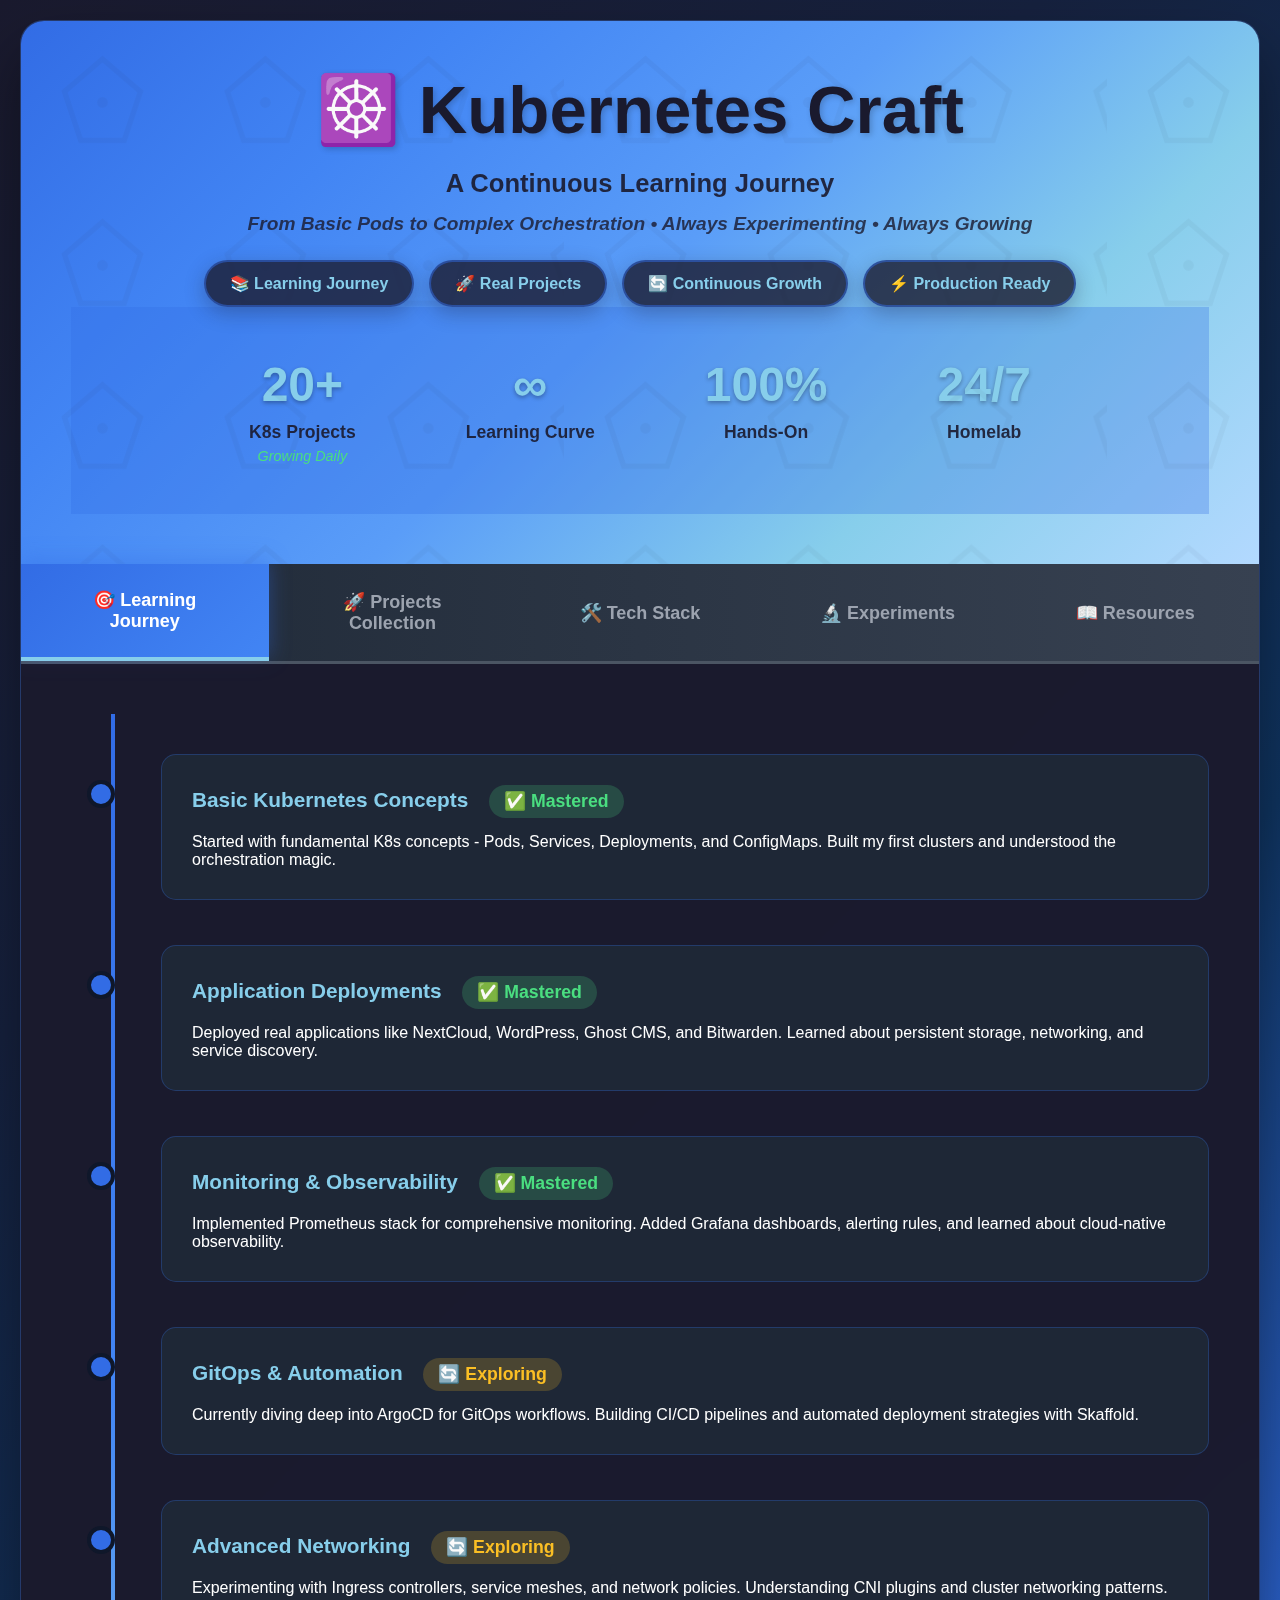
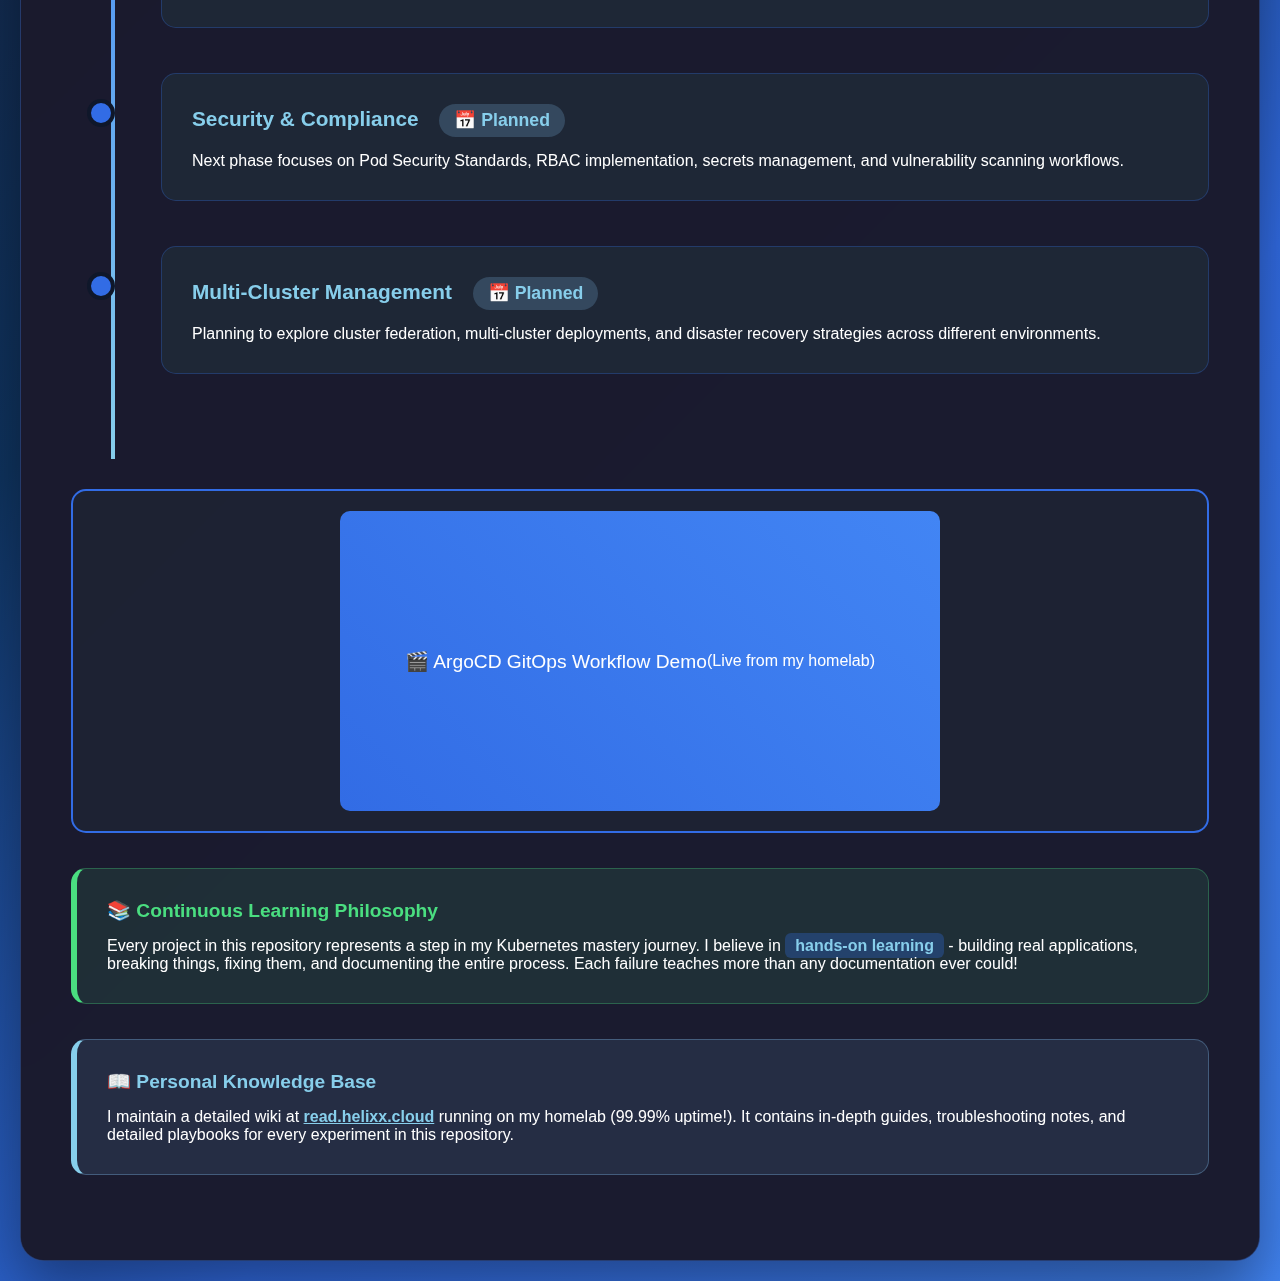
<file: docs/index.html>
<!DOCTYPE html>
<html lang="en">
<head>
    <meta charset="UTF-8">
    <meta name="viewport" content="width=device-width, initial-scale=1.0">
    <title>Kubernetes Craft - Learning Journey</title>
    <style>
        * {
            margin: 0;
            padding: 0;
            box-sizing: border-box;
        }

        body {
            font-family: 'Inter', 'Segoe UI', -apple-system, BlinkMacSystemFont, sans-serif;
            background: linear-gradient(135deg, #1a1a2e 0%, #16213e 25%, #0f3460 50%, #326ce5 75%, #4285f4 100%);
            min-height: 100vh;
            padding: 20px;
            color: #ffffff;
        }

        .container {
            max-width: 1500px;
            margin: 0 auto;
            background: rgba(26, 26, 46, 0.95);
            border-radius: 24px;
            box-shadow: 0 30px 60px rgba(0,0,0,0.4);
            overflow: hidden;
            backdrop-filter: blur(20px);
            border: 1px solid rgba(66, 133, 244, 0.3);
        }

        .header {
            background: linear-gradient(135deg, #326ce5 0%, #4285f4 25%, #5a9df8 50%, #87ceeb 75%, #b3d9ff 100%);
            color: #1a1a2e;
            padding: 50px;
            text-align: center;
            position: relative;
            overflow: hidden;
        }

        .header::before {
            content: '';
            position: absolute;
            top: 0;
            left: 0;
            right: 0;
            bottom: 0;
            background: url('data:image/svg+xml,<svg xmlns="http://www.w3.org/2000/svg" viewBox="0 0 100 100"><defs><pattern id="k8s" width="30" height="30" patternUnits="userSpaceOnUse"><g transform="translate(15,15)"><path d="M0,-8 L7,-2 L4,7 L-4,7 L-7,-2 Z" fill="none" stroke="rgba(26,26,46,0.1)" stroke-width="1"/><circle cx="0" cy="0" r="1" fill="rgba(26,26,46,0.1)"/></g></pattern></defs><rect width="100" height="100" fill="url(%23k8s)"/></svg>');
            opacity: 0.4;
        }

        .header-content {
            position: relative;
            z-index: 1;
        }

        .header h1 {
            font-size: 4.2em;
            margin-bottom: 20px;
            text-shadow: 2px 2px 6px rgba(0,0,0,0.2);
            font-weight: 900;
        }

        .header p {
            font-size: 1.6em;
            opacity: 0.9;
            margin-bottom: 15px;
            font-weight: 600;
        }

        .header .subtitle {
            font-size: 1.2em;
            opacity: 0.8;
            font-style: italic;
            margin-bottom: 25px;
        }

        .journey-badges {
            display: flex;
            justify-content: center;
            flex-wrap: wrap;
            gap: 15px;
            margin-top: 20px;
        }

        .journey-badge {
            background: rgba(26, 26, 46, 0.8);
            color: #87ceeb;
            padding: 12px 24px;
            border-radius: 30px;
            font-size: 1em;
            font-weight: 700;
            animation: float 4s ease-in-out infinite;
            box-shadow: 0 6px 20px rgba(26, 26, 46, 0.3);
            border: 2px solid rgba(50, 108, 229, 0.5);
        }

        @keyframes float {
            0%, 100% { transform: translateY(0px); }
            50% { transform: translateY(-8px); }
        }

        .journey-badge:nth-child(1) { animation-delay: 0s; }
        .journey-badge:nth-child(2) { animation-delay: 0.5s; }
        .journey-badge:nth-child(3) { animation-delay: 1s; }
        .journey-badge:nth-child(4) { animation-delay: 1.5s; }

        .stats-bar {
            background: rgba(50, 108, 229, 0.3);
            padding: 30px;
            display: flex;
            justify-content: center;
            gap: 70px;
            flex-wrap: wrap;
        }

        .stat-item {
            text-align: center;
            padding: 20px;
        }

        .stat-number {
            font-size: 3em;
            font-weight: bold;
            color: #87ceeb;
            display: block;
            text-shadow: 0 2px 4px rgba(0,0,0,0.3);
        }

        .stat-label {
            font-size: 1.1em;
            opacity: 0.9;
            margin-top: 10px;
            font-weight: 600;
        }

        .growing-indicator {
            color: #4ade80;
            font-size: 0.9em;
            font-style: italic;
            margin-top: 5px;
        }

        .tabs {
            display: flex;
            background: linear-gradient(90deg, #1f2937 0%, #374151 100%);
            border-bottom: 3px solid #4b5563;
        }

        .tab {
            flex: 1;
            padding: 25px 35px;
            text-align: center;
            cursor: pointer;
            background: transparent;
            border: none;
            font-size: 18px;
            font-weight: 700;
            color: #9ca3af;
            transition: all 0.4s ease;
            position: relative;
            font-family: inherit;
        }

        .tab.active {
            background: linear-gradient(135deg, #326ce5 0%, #4285f4 100%);
            color: #ffffff;
            border-bottom: 4px solid #87ceeb;
            box-shadow: 0 -4px 20px rgba(50, 108, 229, 0.4);
        }

        .tab:hover:not(.active) {
            background: #4b5563;
            color: #f3f4f6;
        }

        .content {
            min-height: 800px;
            position: relative;
            background: rgba(26, 26, 46, 0.8);
        }

        .tab-content {
            display: none;
            padding: 50px;
            animation: slideIn 0.8s ease;
        }

        .tab-content.active {
            display: block;
        }

        @keyframes slideIn {
            from { opacity: 0; transform: translateY(50px); }
            to { opacity: 1; transform: translateY(0); }
        }

        /* Project Grid */
        .project-grid {
            display: grid;
            grid-template-columns: repeat(auto-fit, minmax(350px, 1fr));
            gap: 30px;
            margin-bottom: 40px;
        }

        .project-category {
            background: rgba(31, 41, 55, 0.9);
            border-radius: 16px;
            padding: 30px;
            border-left: 6px solid #326ce5;
            transition: all 0.4s ease;
            border: 1px solid rgba(50, 108, 229, 0.3);
            position: relative;
            overflow: hidden;
        }

        .project-category::before {
            content: '';
            position: absolute;
            top: 0;
            right: 0;
            width: 50px;
            height: 50px;
            background: radial-gradient(circle, rgba(50, 108, 229, 0.2) 0%, transparent 70%);
        }

        .project-category:hover {
            transform: translateY(-12px) scale(1.02);
            background: rgba(31, 41, 55, 1);
            box-shadow: 0 25px 50px rgba(50, 108, 229, 0.3);
            border-left-color: #87ceeb;
        }

        .project-category h3 {
            color: #87ceeb;
            margin-bottom: 20px;
            font-size: 1.5em;
            display: flex;
            align-items: center;
            gap: 15px;
            font-weight: 800;
        }

        .project-category p {
            color: #d1d5db;
            line-height: 1.8;
            margin-bottom: 20px;
            font-size: 1.05em;
        }

        .project-list {
            list-style: none;
            padding: 0;
        }

        .project-list li {
            color: #f3f4f6;
            padding: 10px 0;
            padding-left: 30px;
            position: relative;
            font-size: 1em;
            border-bottom: 1px solid rgba(75, 85, 99, 0.3);
        }

        .project-list li:last-child {
            border-bottom: none;
        }

        .project-list li::before {
            content: "⚙️";
            position: absolute;
            left: 0;
            color: #326ce5;
            font-size: 1.1em;
            animation: spin 8s linear infinite;
        }

        @keyframes spin {
            from { transform: rotate(0deg); }
            to { transform: rotate(360deg); }
        }

        /* Kubernetes Workflow Demo */
        .k8s-terminal {
            background: #0f172a;
            border-radius: 16px;
            padding: 30px;
            margin: 35px 0;
            border: 2px solid #326ce5;
            font-family: 'SF Mono', 'Fira Code', monospace;
            position: relative;
            box-shadow: 0 15px 35px rgba(0,0,0,0.4);
        }

        .k8s-header {
            display: flex;
            align-items: center;
            margin-bottom: 25px;
            padding-bottom: 20px;
            border-bottom: 1px solid #374151;
        }

        .k8s-buttons {
            display: flex;
            gap: 12px;
        }

        .k8s-button {
            width: 18px;
            height: 18px;
            border-radius: 50%;
        }

        .close { background: #ef4444; }
        .minimize { background: #f59e0b; }
        .maximize { background: #10b981; }

        .k8s-title {
            margin-left: 25px;
            color: #9ca3af;
            font-size: 1.1em;
            font-weight: 700;
        }

        .k8s-line {
            display: flex;
            margin: 15px 0;
            align-items: center;
        }

        .prompt {
            color: #326ce5;
            margin-right: 15px;
            font-weight: 700;
            font-size: 1.1em;
        }

        .command {
            color: #87ceeb;
            font-weight: 600;
        }

        .output {
            color: #d1d5db;
            margin-left: 25px;
            font-style: italic;
        }

        .success {
            color: #4ade80;
            font-weight: 600;
        }

        .warning {
            color: #fbbf24;
        }

        /* Learning Journey Timeline */
        .journey-timeline {
            position: relative;
            padding: 40px 0;
        }

        .journey-timeline::before {
            content: '';
            position: absolute;
            left: 40px;
            top: 0;
            bottom: 0;
            width: 4px;
            background: linear-gradient(180deg, #326ce5, #4285f4, #87ceeb);
        }

        .journey-milestone {
            position: relative;
            margin-left: 90px;
            margin-bottom: 45px;
            background: rgba(31, 41, 55, 0.9);
            border-radius: 15px;
            padding: 30px;
            border: 1px solid rgba(50, 108, 229, 0.3);
        }

        .journey-milestone::before {
            content: '';
            position: absolute;
            left: -75px;
            top: 25px;
            width: 20px;
            height: 20px;
            background: #326ce5;
            border-radius: 50%;
            border: 4px solid #0f172a;
            animation: pulse 2s infinite;
        }

        .journey-milestone h4 {
            color: #87ceeb;
            margin-bottom: 15px;
            font-size: 1.3em;
            font-weight: 700;
        }

        .journey-status {
            display: inline-block;
            padding: 6px 15px;
            border-radius: 20px;
            font-size: 0.85em;
            font-weight: 700;
            margin-left: 15px;
        }

        .status-mastered {
            background: rgba(74, 222, 128, 0.2);
            color: #4ade80;
        }

        .status-exploring {
            background: rgba(251, 191, 36, 0.2);
            color: #fbbf24;
        }

        .status-planning {
            background: rgba(139, 206, 255, 0.2);
            color: #87ceeb;
        }

        /* Tech Stack Display */
        .tech-stack {
            display: grid;
            grid-template-columns: repeat(auto-fit, minmax(280px, 1fr));
            gap: 25px;
            margin: 35px 0;
        }

        .tech-card {
            background: rgba(31, 41, 55, 0.9);
            border-radius: 15px;
            padding: 25px;
            border: 1px solid rgba(50, 108, 229, 0.3);
            transition: all 0.3s ease;
            text-align: center;
        }

        .tech-card:hover {
            background: rgba(31, 41, 55, 1);
            border-color: #326ce5;
            transform: translateY(-8px);
        }

        .tech-card h4 {
            color: #87ceeb;
            margin-bottom: 15px;
            font-size: 1.2em;
            font-weight: 700;
        }

        .tech-icons {
            display: flex;
            justify-content: center;
            flex-wrap: wrap;
            gap: 12px;
            margin-top: 15px;
        }

        .tech-icon {
            background: rgba(50, 108, 229, 0.2);
            color: #87ceeb;
            padding: 8px 15px;
            border-radius: 15px;
            font-size: 0.9em;
            font-weight: 600;
            border: 1px solid rgba(50, 108, 229, 0.3);
        }

        .upcoming-icon {
            background: rgba(251, 191, 36, 0.2);
            color: #fbbf24;
            border-color: rgba(251, 191, 36, 0.3);
            animation: pulse 3s infinite;
        }

        /* Info Boxes */
        .info-box {
            background: rgba(50, 108, 229, 0.1);
            border: 1px solid rgba(50, 108, 229, 0.3);
            border-radius: 15px;
            padding: 30px;
            margin: 35px 0;
            border-left: 6px solid #326ce5;
        }

        .info-box h4 {
            color: #87ceeb;
            margin-bottom: 15px;
            display: flex;
            align-items: center;
            gap: 12px;
            font-size: 1.2em;
        }

        .learning-box {
            background: rgba(74, 222, 128, 0.1);
            border: 1px solid rgba(74, 222, 128, 0.3);
            border-radius: 15px;
            padding: 30px;
            margin: 35px 0;
            border-left: 6px solid #4ade80;
        }

        .learning-box h4 {
            color: #4ade80;
            margin-bottom: 15px;
            display: flex;
            align-items: center;
            gap: 12px;
            font-size: 1.2em;
        }

        .wiki-box {
            background: rgba(139, 206, 255, 0.1);
            border: 1px solid rgba(139, 206, 255, 0.3);
            border-radius: 15px;
            padding: 30px;
            margin: 35px 0;
            border-left: 6px solid #87ceeb;
        }

        .wiki-box h4 {
            color: #87ceeb;
            margin-bottom: 15px;
            display: flex;
            align-items: center;
            gap: 12px;
            font-size: 1.2em;
        }

        /* Code Blocks */
        .code-block {
            background: #0f172a;
            border-radius: 12px;
            padding: 25px;
            margin: 25px 0;
            font-family: 'SF Mono', 'Fira Code', monospace;
            color: #326ce5;
            border: 1px solid #374151;
            overflow-x: auto;
            position: relative;
        }

        .code-block::before {
            content: "kubectl ";
            color: #87ceeb;
            font-weight: bold;
        }

        .copy-btn {
            position: absolute;
            top: 15px;
            right: 15px;
            background: #1f2937;
            color: #9ca3af;
            border: 1px solid #4b5563;
            padding: 8px 15px;
            border-radius: 8px;
            cursor: pointer;
            font-size: 0.9em;
            transition: all 0.3s ease;
            font-family: inherit;
        }

        .copy-btn:hover {
            background: #374151;
            color: #f3f4f6;
            border-color: #326ce5;
        }

        /* Responsive Design */
        @media (max-width: 768px) {
            .project-grid, .tech-stack {
                grid-template-columns: 1fr;
            }

            .tabs {
                flex-direction: column;
            }

            .header h1 {
                font-size: 3em;
            }

            .stats-bar {
                gap: 50px;
            }

            .k8s-line {
                flex-direction: column;
                align-items: flex-start;
            }

            .output {
                margin-left: 0;
                margin-top: 8px;
            }

            .journey-milestone {
                margin-left: 60px;
            }

            .journey-timeline::before {
                left: 25px;
            }

            .journey-milestone::before {
                left: -45px;
            }

            .journey-badges {
                flex-direction: column;
                align-items: center;
            }
        }

        .highlight {
            background: rgba(50, 108, 229, 0.3);
            padding: 4px 10px;
            border-radius: 6px;
            color: #87ceeb;
            font-weight: 700;
        }

        .gif-container {
            text-align: center;
            margin: 30px 0;
            padding: 20px;
            background: rgba(31, 41, 55, 0.5);
            border-radius: 15px;
            border: 2px solid #326ce5;
        }

        .gif-placeholder {
            width: 100%;
            max-width: 600px;
            height: 300px;
            background: linear-gradient(45deg, #326ce5, #4285f4);
            border-radius: 10px;
            display: flex;
            align-items: center;
            justify-content: center;
            font-size: 1.2em;
            color: white;
            margin: 0 auto;
        }

        .project-count {
            background: rgba(74, 222, 128, 0.2);
            color: #4ade80;
            padding: 4px 12px;
            border-radius: 15px;
            font-size: 0.8em;
            font-weight: 700;
            margin-left: 10px;
        }
    </style>
</head>
<body>
    <div class="container">
        <div class="header">
            <div class="header-content">
                <h1>☸️ Kubernetes Craft</h1>
                <p>A Continuous Learning Journey</p>
                <p class="subtitle">From Basic Pods to Complex Orchestration • Always Experimenting • Always Growing</p>
                <div class="journey-badges">
                    <span class="journey-badge">📚 Learning Journey</span>
                    <span class="journey-badge">🚀 Real Projects</span>
                    <span class="journey-badge">🔄 Continuous Growth</span>
                    <span class="journey-badge">⚡ Production Ready</span>
                </div>
            </div>
            <div class="stats-bar">
                <div class="stat-item">
                    <span class="stat-number">20+</span>
                    <div class="stat-label">K8s Projects</div>
                    <div class="growing-indicator">Growing Daily</div>
                </div>
                <div class="stat-item">
                    <span class="stat-number">∞</span>
                    <div class="stat-label">Learning Curve</div>
                </div>
                <div class="stat-item">
                    <span class="stat-number">100%</span>
                    <div class="stat-label">Hands-On</div>
                </div>
                <div class="stat-item">
                    <span class="stat-number">24/7</span>
                    <div class="stat-label">Homelab</div>
                </div>
            </div>
        </div>

        <div class="tabs">
            <button class="tab active" onclick="showTab('journey')">🎯 Learning Journey</button>
            <button class="tab" onclick="showTab('projects')">🚀 Projects Collection</button>
            <button class="tab" onclick="showTab('stack')">🛠️ Tech Stack</button>
            <button class="tab" onclick="showTab('experiments')">🔬 Experiments</button>
            <button class="tab" onclick="showTab('resources')">📖 Resources</button>
        </div>

        <div class="content">
            <!-- Learning Journey Tab -->
            <div class="tab-content active" id="journey">
                <div class="journey-timeline">
                    <div class="journey-milestone">
                        <h4>Basic Kubernetes Concepts <span class="journey-status status-mastered">✅ Mastered</span></h4>
                        <p>Started with fundamental K8s concepts - Pods, Services, Deployments, and ConfigMaps. Built my first clusters and understood the orchestration magic.</p>
                    </div>

                    <div class="journey-milestone">
                        <h4>Application Deployments <span class="journey-status status-mastered">✅ Mastered</span></h4>
                        <p>Deployed real applications like NextCloud, WordPress, Ghost CMS, and Bitwarden. Learned about persistent storage, networking, and service discovery.</p>
                    </div>

                    <div class="journey-milestone">
                        <h4>Monitoring & Observability <span class="journey-status status-mastered">✅ Mastered</span></h4>
                        <p>Implemented Prometheus stack for comprehensive monitoring. Added Grafana dashboards, alerting rules, and learned about cloud-native observability.</p>
                    </div>

                    <div class="journey-milestone">
                        <h4>GitOps & Automation <span class="journey-status status-exploring">🔄 Exploring</span></h4>
                        <p>Currently diving deep into ArgoCD for GitOps workflows. Building CI/CD pipelines and automated deployment strategies with Skaffold.</p>
                    </div>

                    <div class="journey-milestone">
                        <h4>Advanced Networking <span class="journey-status status-exploring">🔄 Exploring</span></h4>
                        <p>Experimenting with Ingress controllers, service meshes, and network policies. Understanding CNI plugins and cluster networking patterns.</p>
                    </div>

                    <div class="journey-milestone">
                        <h4>Security & Compliance <span class="journey-status status-planning">📅 Planned</span></h4>
                        <p>Next phase focuses on Pod Security Standards, RBAC implementation, secrets management, and vulnerability scanning workflows.</p>
                    </div>

                    <div class="journey-milestone">
                        <h4>Multi-Cluster Management <span class="journey-status status-planning">📅 Planned</span></h4>
                        <p>Planning to explore cluster federation, multi-cluster deployments, and disaster recovery strategies across different environments.</p>
                    </div>
                </div>

                <div class="gif-container">
                    <div class="gif-placeholder">
                        🎬 ArgoCD GitOps Workflow Demo<br>
                        <small>(Live from my homelab)</small>
                    </div>
                </div>

                <div class="learning-box">
                    <h4>📚 Continuous Learning Philosophy</h4>
                    <p>Every project in this repository represents a step in my Kubernetes mastery journey. I believe in <span class="highlight">hands-on learning</span> - building real applications, breaking things, fixing them, and documenting the entire process. Each failure teaches more than any documentation ever could!</p>
                </div>

                <div class="wiki-box">
                    <h4>📖 Personal Knowledge Base</h4>
                    <p>I maintain a detailed wiki at <strong><a href="https://read.helixx.cloud/" style="color: #87ceeb;">read.helixx.cloud</a></strong> running on my homelab (99.99% uptime!). It contains in-depth guides, troubleshooting notes, and detailed playbooks for every experiment in this repository.</p>
                </div>
            </div>

            <!-- Projects Collection Tab -->
            <div class="tab-content" id="projects">
                <div class="project-grid">
                    <div class="project-category">
                        <h3>🌐 Web Applications <span class="project-count">6 Projects</span></h3>
                        <p>Production-ready web applications deployed with persistent storage, proper networking, and monitoring.</p>
                        <ul class="project-list">
                            <li><strong>NextCloud</strong> - Personal cloud storage with PostgreSQL backend</li>
                            <li><strong>WordPress</strong> - Content management with MySQL and Redis caching</li>
                            <li><strong>Ghost CMS</strong> - Modern publishing platform with SQLite</li>
                            <li><strong>Nginx-App</strong> - Custom web application with reverse proxy</li>
                            <li><strong>FreshRSS</strong> - Self-hosted RSS aggregator</li>
                            <li><strong>Pi-hole</strong> - Network-wide ad blocking DNS server</li>
                        </ul>
                    </div>

                    <div class="project-category">
                        <h3>🔐 Security & Tools <span class="project-count">4 Projects</span></h3>
                        <p>Security-focused applications and developer tools for enhanced productivity and protection.</p>
                        <ul class="project-list">
                            <li><strong>Bitwarden</strong> - Password manager with HA configuration</li>
                            <li><strong>WireGuard</strong> - VPN server for secure remote access</li>
                            <li><strong>Shiori Bookmarks</strong> - Bookmark manager with full-text search</li>
                            <li><strong>Joplin</strong> - Note-taking application with synchronization</li>
                        </ul>
                    </div>

                    <div class="project-category">
                        <h3>📊 Monitoring & Analytics <span class="project-count">3 Projects</span></h3>
                        <p>Comprehensive observability stack for cluster monitoring, logging, and performance analysis.</p>
                        <ul class="project-list">
                            <li><strong>Prometheus Stack</strong> - Complete monitoring with Grafana dashboards</li>
                            <li><strong>Splunk</strong> - Log aggregation and security information management</li>
                            <li><strong>MetalLB</strong> - Load balancer for bare-metal clusters</li>
                        </ul>
                    </div>

                    <div class="project-category">
                        <h3>🚀 DevOps & Automation <span class="project-count">5 Projects</span></h3>
                        <p>GitOps workflows, CI/CD pipelines, and infrastructure automation tools.</p>
                        <ul class="project-list">
                            <li><strong>Skaffold Deployments</strong> - Development workflow automation</li>
                            <li><strong>K3s Setup</strong> - Lightweight Kubernetes installation scripts</li>
                            <li><strong>K3s Updates</strong> - Automated cluster upgrade procedures</li>
                            <li><strong>Cluster Setup</strong> - Multi-node cluster bootstrapping</li>
                            <li><strong>HPA Templates</strong> - Horizontal Pod Autoscaler configurations</li>
                        </ul>
                    </div>

                    <div class="project-category">
                        <h3>🔬 Experimental Projects <span class="project-count">∞ Growing</span></h3>
                        <p>Cutting-edge technologies and proof-of-concept implementations for learning and testing.</p>
                        <ul class="project-list">
                            <li><strong>ArgoCD GitOps</strong> - Declarative application delivery</li>
                            <li><strong>Service Mesh</strong> - Istio/Linkerd experimentation</li>
                            <li><strong>Chaos Engineering</strong> - Resilience testing frameworks</li>
                            <li><strong>Multi-Cluster</strong> - Federation and cross-cluster communication</li>
                        </ul>
                    </div>

                    <div class="project-category">
                        <h3>🔧 Utilities & Scripts <span class="project-count">Multiple</span></h3>
                        <p>Helper scripts, utilities, and automation tools that make Kubernetes management easier.</p>
                        <ul class="project-list">
                            <li><strong>Installation Scripts</strong> - Automated setup procedures</li>
                            <li><strong>Backup Solutions</strong> - Persistent data protection</li>
                            <li><strong>Health Checks</strong> - Cluster monitoring utilities</li>
                            <li><strong>Debug Tools</strong> - Troubleshooting and diagnostics</li>
                        </ul>
                    </div>
                </div>

                <div class="k8s-terminal">
                    <div class="k8s-header">
                        <div class="k8s-buttons">
                            <div class="k8s-button close"></div>
                            <div class="k8s-button minimize"></div>
                            <div class="k8s-button maximize"></div>
                        </div>
                        <div class="k8s-title">Latest Deployment Showcase</div>
                    </div>
                    <div class="k8s-line">
                        <span class="prompt">kubectl</span>
                        <span class="command">get deployments --all-namespaces</span>
                        <span class="output success">20+ applications running</span>
                    </div>
                    <div class="k8s-line">
                        <span class="prompt">kubectl</span>
                        <span class="command">top pods</span>
                        <span class="output">NextCloud: 45m CPU, 128Mi RAM</span>
                    </div>
                    <div class="k8s-line">
                        <span class="prompt">kubectl</span>
                        <span class="command">get pv</span>
                        <span class="output success">15 persistent volumes bound</span>
                    </div>
                    <div class="k8s-line">
                        <span class="prompt">kubectl</span>
                        <span class="command">get ingress</span>
                        <span class="output">Multiple apps exposed via NGINX</span>
                    </div>
                    <div class="k8s-line">
                        <span class="prompt">argocd</span>
                        <span class="command">app sync --all</span>
                        <span class="output success">All applications synchronized</span>
                    </div>
                </div>

                <div class="info-box">
                    <h4>🎯 Project Philosophy</h4>
                    <p>Each project serves a dual purpose: <strong>solving real problems</strong> and <strong>learning new concepts</strong>. I don't just deploy applications - I understand their architecture, optimize their performance, secure their communications, and monitor their health. Every deployment is a lesson in Kubernetes best practices.</p>
                </div>
            </div>

            <!-- Tech Stack Tab -->
            <div class="tab-content" id="stack">
                <div class="tech-stack">
                    <div class="tech-card">
                        <h4>🏗️ Orchestration</h4>
                        <p>Container orchestration and cluster management</p>
                        <div class="tech-icons">
                            <span class="tech-icon">K3s</span>
                            <span class="tech-icon">kubectl</span>
                            <span class="tech-icon">Helm</span>
                            <span class="upcoming-icon">K8s 1.29</span>
                        </div>
                    </div>

                    <div class="tech-card">
                        <h4>🚀 GitOps & CD</h4>
                        <p>Continuous delivery and declarative deployments</p>
                        <div class="tech-icons">
                            <span class="tech-icon">ArgoCD</span>
                            <span class="tech-icon">Skaffold</span>
                            <span class="upcoming-icon">FluxCD</span>
                            <span class="upcoming-icon">Tekton</span>
                        </div>
                    </div>

                    <div class="tech-card">
                        <h4>🌐 Networking</h4>
                        <p>Load balancing, ingress, and service mesh</p>
                        <div class="tech-icons">
                            <span class="tech-icon">MetalLB</span>
                            <span class="tech-icon">NGINX Ingress</span>
                            <span class="upcoming-icon">Istio</span>
                            <span class="upcoming-icon">Linkerd</span>
                        </div>
                    </div>

                    <div class="tech-card">
                        <h4>📊 Monitoring</h4>
                        <p>Observability, metrics, and alerting</p>
                        <div class="tech-icons">
                            <span class="tech-icon">Prometheus</span>
                            <span class="tech-icon">Grafana</span>
                            <span class="tech-icon">AlertManager</span>
                            <span class="upcoming-icon">Jaeger</span>
                        </div>
                    </div>

                    <div class="tech-card">
                        <h4>💾 Storage</h4>
                        <p>Persistent storage and data management</p>
                        <div class="tech-icons">
                            <span class="tech-icon">Local PV</span>
                            <span class="tech-icon">NFS</span>
                            <span class="upcoming-icon">Longhorn</span>
                            <span class="upcoming-icon">Rook-Ceph</span>
                        </div>
                    </div>

                    <div class="tech-card">
                        <h4>🔐 Security</h4>
                        <p>Authentication, authorization, and policy enforcement</p>
                        <div class="tech-icons">
                            <span class="tech-icon">RBAC</span>
                            <span class="upcoming-icon">OPA Gatekeeper</span>
                            <span class="upcoming-icon">Falco</span>
                            <span class="upcoming-icon">Vault</span>
                        </div>
                    </div>
                </div>

                <div class="k8s-terminal">
                    <div class="k8s-header">
                        <div class="k8s-buttons">
                            <div class="k8s-button close"></div>
                            <div class="k8s-button minimize"></div>
                            <div class="k8s-button maximize"></div>
                        </div>
                        <div class="k8s-title">Cluster Information</div>
                    </div>
                    <div class="k8s-line">
                        <span class="prompt">kubectl</span>
                        <span class="command">version --short</span>
                        <span class="output success">Client: v1.28.4, Server: v1.28.4+k3s1</span>
                    </div>
                    <div class="k8s-line">
                        <span class="prompt">kubectl</span>
                        <span class="command">get nodes -o wide</span>
                        <span class="output">3 nodes ready, K3s cluster</span>
                    </div>
                    <div class="k8s-line">
                        <span class="prompt">kubectl</span>
                        <span class="command">get namespaces</span>
                        <span class="output">monitoring, argocd, apps, ingress-nginx</span>
                    </div>
                    <div class="k8s-line">
                        <span class="prompt">helm</span>
                        <span class="command">list --all-namespaces</span>
                        <span class="output success">15 Helm releases deployed</span>
                    </div>
                </div>

                <div class="learning-box">
                    <h4>🎓 Technology Selection Criteria</h4>
                    <p>Every tool in my stack is chosen for <span class="highlight">learning value</span> and <span class="highlight">real-world applicability</span>. I prioritize cloud-native technologies that are widely adopted in production environments, ensuring my skills remain relevant and transferable.</p>
                </div>

                <div class="info-box">
                    <h4>🔄 Continuous Evolution</h4>
                    <p>My tech stack evolves with the Kubernetes ecosystem. As new technologies mature and become production-ready, I integrate them into my learning environment. The "upcoming" tools represent my next learning targets based on industry trends and community adoption.</p>
                </div>
            </div>

            <!-- Experiments Tab -->
            <div class="tab-content" id="experiments">
                <div class="project-grid">
                    <div class="project-category">
                        <h3>🧪 Current Experiments</h3>
                        <p>Active research and testing of cutting-edge Kubernetes technologies.</p>
                        <ul class="project-list">
                            <li><strong>ArgoCD ApplicationSets</strong> - Multi-cluster app management</li>
                            <li><strong>Crossplane</strong> - Infrastructure as Code via K8s APIs</li>
                            <li><strong>Cilium CNI</strong> - eBPF-based networking and security</li>
                            <li><strong>Knative</strong> - Serverless workloads on Kubernetes</li>
                        </ul>
                    </div>

                    <div class="project-category">
                        <h3>🔬 Proof of Concepts</h3>
                        <p>Small-scale implementations to validate concepts before full deployment.</p>
                        <ul class="project-list">
                            <li><strong>Multi-tenancy</strong> - Namespace isolation strategies</li>
                            <li><strong>Disaster Recovery</strong> - Backup and restore procedures</li>
                            <li><strong>Auto-scaling</strong> - HPA and VPA configurations</li>
                            <li><strong>Cost Optimization</strong> - Resource efficiency testing</li>
                        </ul>
                    </div>

                    <div class="project-category">
                        <h3>💡 Future Explorations</h3>
                        <p>Technologies on my roadmap for upcoming learning phases.</p>
                        <ul class="project-list">
                            <li><strong>WebAssembly</strong> - WASM workloads in Kubernetes</li>
                            <li><strong>Edge Computing</strong> - K3s at the edge</li>
                            <li><strong>ML Workflows</strong> - Kubeflow and ML pipelines</li>
                            <li><strong>Blockchain</strong> - Distributed ledger applications</li>
                        </ul>
                    </div>
                </div>

                <div class="code-block">
                    # Example experiment workflow<br>
                    apply -f experiment-namespace.yaml<br>
                    apply -f test-deployment.yaml<br>
                    get pods -w # Watch for behavior<br>
                    logs -f deployment/test-app<br>
                    describe pod # Analyze results
                    <button class="copy-btn" onclick="copyCode(this)">Copy</button>
                </div>

                <div class="learning-box">
                    <h4>🔬 Experimental Methodology</h4>
                    <p>Every experiment follows a structured approach: <strong>hypothesis → implementation → testing → documentation → lessons learned</strong>. I maintain detailed notes about what works, what doesn't, and why. Failed experiments are just as valuable as successful ones!</p>
                </div>

                <div class="info-box">
                    <h4>⚠️ Homelab Testing Ground</h4>
                    <p>My homelab serves as a safe space for breaking things. I can test destructive operations, security exploits, and experimental configurations without fear. If something goes wrong, it's a learning opportunity, not a production incident!</p>
                </div>
            </div>

            <!-- Resources Tab -->
            <div class="tab-content" id="resources">
                <div class="project-grid">
                    <div class="project-category">
                        <h3>📚 Learning Materials</h3>
                        <p>Curated resources that have shaped my Kubernetes understanding.</p>
                        <ul class="project-list">
                            <li><strong>Kubernetes Documentation</strong> - Official reference and tutorials</li>
                            <li><strong>CNCF Landscape</strong> - Cloud-native technology overview</li>
                            <li><strong>Kubernetes the Hard Way</strong> - Deep cluster understanding</li>
                            <li><strong>Production Kubernetes</strong> - Best practices guide</li>
                        </ul>
                    </div>

                    <div class="project-category">
                        <h3>🛠️ Essential Tools</h3>
                        <p>Command-line tools and utilities that make K8s management efficient.</p>
                        <ul class="project-list">
                            <li><strong>kubectx/kubens</strong> - Context and namespace switching</li>
                            <li><strong>k9s</strong> - Terminal-based cluster management</li>
                            <li><strong>lens</strong> - Visual cluster inspection</li>
                            <li><strong>stern</strong> - Multi-pod log tailing</li>
                        </ul>
                    </div>

                    <div class="project-category">
                        <h3>🌐 Community Resources</h3>
                        <p>Online communities and platforms for continuous learning.</p>
                        <ul class="project-list">
                            <li><strong>r/kubernetes</strong> - Reddit community discussions</li>
                            <li><strong>CNCF Slack</strong> - Real-time community support</li>
                            <li><strong>KubeCon Talks</strong> - Conference presentations</li>
                            <li><strong>Kubernetes Blog</strong> - Official updates and guides</li>
                        </ul>
                    </div>
                </div>

                <div class="wiki-box">
                    <h4>📖 Personal Wiki & Documentation</h4>
                    <p>My comprehensive knowledge base at <strong><a href="https://read.helixx.cloud/" style="color: #87ceeb; text-decoration: none;">read.helixx.cloud</a></strong> contains:</p>
                    <ul class="project-list" style="margin-top: 15px;">
                        <li><strong>Detailed Installation Guides</strong> - Step-by-step procedures</li>
                        <li><strong>Troubleshooting Playbooks</strong> - Common issues and solutions</li>
                        <li><strong>Architecture Diagrams</strong> - Visual system representations</li>
                        <li><strong>Lessons Learned</strong> - Insights from failed experiments</li>
                        <li><strong>Best Practices</strong> - Production-ready patterns</li>
                    </ul>
                </div>

                <div class="info-box">
                    <h4>🔗 Useful Commands</h4>
                    <div class="code-block">
                        # Quick cluster overview<br>
                        get all --all-namespaces<br><br>
                        # Resource consumption<br>
                        top nodes && kubectl top pods<br><br>
                        # Debug networking<br>
                        run debug --image=nicolaka/netshoot -it --rm
                        <button class="copy-btn" onclick="copyCode(this)">Copy</button>
                    </div>
                </div>

                <div class="learning-box">
                    <h4>🎯 Continuous Learning Goals</h4>
                    <p>My learning never stops. Current focus areas include <span class="highlight">GitOps at scale</span>, <span class="highlight">advanced networking</span>, and <span class="highlight">platform engineering</span>. Each project in this repository builds toward these larger objectives while solving immediate practical problems.</p>
                </div>
            </div>
        </div>
    </div>

    <script>
        function showTab(tabName) {
            // Hide all tab contents
            const contents = document.querySelectorAll('.tab-content');
            contents.forEach(content => content.classList.remove('active'));

            // Remove active class from all tabs
            const tabs = document.querySelectorAll('.tab');
            tabs.forEach(tab => tab.classList.remove('active'));

            // Show selected tab content
            document.getElementById(tabName).classList.add('active');

            // Add active class to clicked tab
            event.target.classList.add('active');
        }

        function copyCode(button) {
            const codeBlock = button.parentElement;
            const code = codeBlock.textContent.replace('Copy', '').replace(/^kubectl /, '').trim();
            
            navigator.clipboard.writeText(code).then(() => {
                button.textContent = 'Copied!';
                button.style.background = '#326ce5';
                button.style.color = '#ffffff';
                
                setTimeout(() => {
                    button.textContent = 'Copy';
                    button.style.background = '#1f2937';
                    button.style.color = '#9ca3af';
                }, 2000);
            });
        }

        // Add interactivity
        document.addEventListener('DOMContentLoaded', function() {
            const cards = document.querySelectorAll('.project-category, .tech-card, .journey-milestone');
            
            cards.forEach(card => {
                card.addEventListener('mouseenter', function() {
                    if (this.classList.contains('journey-milestone')) {
                        this.style.transform = 'translateX(8px)';
                    } else {
                        this.style.transform = 'translateY(-12px) scale(1.02)';
                    }
                });
                
                card.addEventListener('mouseleave', function() {
                    this.style.transform = 'none';
                });
            });

            // Animate journey badges
            const badges = document.querySelectorAll('.journey-badge');
            badges.forEach((badge, index) => {
                badge.style.animationDelay = `${index * 0.5}s`;
            });
        });
    </script>
</body>
</html>
</file>
